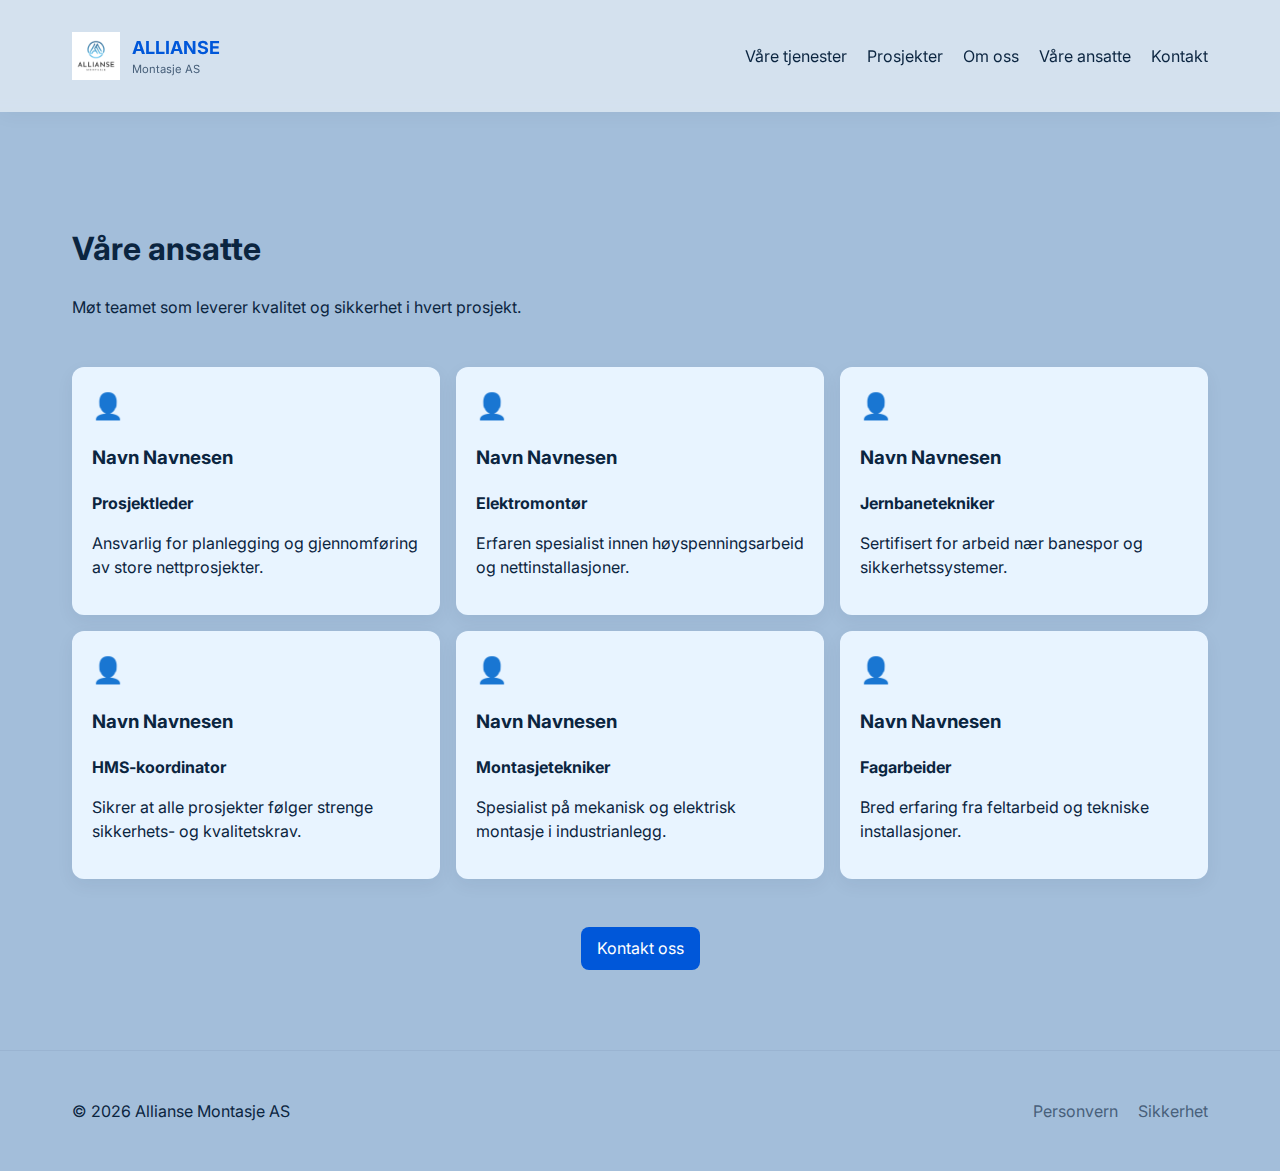
<file: ansatte.html>
<!DOCTYPE html>
<html lang="nb">
  <head>
    <meta charset="utf-8" />
    <meta name="viewport" content="width=device-width, initial-scale=1" />
    <title>Våre ansatte — Allianse Montasje AS</title>
    <link rel="preconnect" href="https://fonts.googleapis.com">
    <link rel="preconnect" href="https://fonts.gstatic.com" crossorigin>
    <link href="https://fonts.googleapis.com/css2?family=Inter:wght@300;400;600;700&display=swap" rel="stylesheet">
    <link rel="stylesheet" href="styles.css">
  </head>
  <body>
    <header class="site-header">
      <div class="container nav-row">
        <a class="brand" href="index.html">
          <img src="images/Allianse Montasje (1).JPG" alt="Allianse Montasje AS logo" class="brand-logo">
          <span class="brand-text">
            ALLIANSE
            <span class="brand-sub">Montasje AS</span>
          </span>
        </a>
        <button id="navToggle" class="nav-toggle" aria-expanded="false" aria-label="Åpne meny">
          <span></span>
          <span></span>
          <span></span>
        </button>
        <nav class="site-nav" id="siteNav" aria-label="Hovednavigasjon">
          <a href="index.html#tjenester">Våre tjenester</a>
          <a href="prosjekter.html">Prosjekter</a>
          <a href="index.html#om">Om oss</a>
          <a href="ansatte.html">Våre ansatte</a>
          <a href="index.html#kontakt">Kontakt</a>
        </nav>
      </div>
    </header>

    <main>
      <section class="container" style="padding-top: 120px;">
        <h1>Våre ansatte</h1>
        <p class="section-lead">Møt teamet som leverer kvalitet og sikkerhet i hvert prosjekt.</p>
        
        <div class="cards" style="margin-top: 3rem;">
          <article class="card">
            <div class="icon">👤</div>
            <h3>Navn Navnesen</h3>
            <p><strong>Prosjektleder</strong></p>
            <p>Ansvarlig for planlegging og gjennomføring av store nettprosjekter.</p>
          </article>
          
          <article class="card">
            <div class="icon">👤</div>
            <h3>Navn Navnesen</h3>
            <p><strong>Elektromontør</strong></p>
            <p>Erfaren spesialist innen høyspenningsarbeid og nettinstallasjoner.</p>
          </article>
          
          <article class="card">
            <div class="icon">👤</div>
            <h3>Navn Navnesen</h3>
            <p><strong>Jernbanetekniker</strong></p>
            <p>Sertifisert for arbeid nær banespor og sikkerhetssystemer.</p>
          </article>
          
          <article class="card">
            <div class="icon">👤</div>
            <h3>Navn Navnesen</h3>
            <p><strong>HMS-koordinator</strong></p>
            <p>Sikrer at alle prosjekter følger strenge sikkerhets- og kvalitetskrav.</p>
          </article>
          
          <article class="card">
            <div class="icon">👤</div>
            <h3>Navn Navnesen</h3>
            <p><strong>Montasjetekniker</strong></p>
            <p>Spesialist på mekanisk og elektrisk montasje i industrianlegg.</p>
          </article>
          
          <article class="card">
            <div class="icon">👤</div>
            <h3>Navn Navnesen</h3>
            <p><strong>Fagarbeider</strong></p>
            <p>Bred erfaring fra feltarbeid og tekniske installasjoner.</p>
          </article>
        </div>
        
        <p style="margin-top: 3rem; text-align: center;">
          <a class="btn primary" href="index.html#kontakt">Kontakt oss</a>
        </p>
      </section>
    </main>

    <footer class="site-footer">
      <div class="container footer-row">
        <div>© <span id="year"></span> Allianse Montasje AS</div>
        <nav class="footer-nav">
          <a href="#">Personvern</a>
          <a href="#">Sikkerhet</a>
        </nav>
      </div>
    </footer>

    <script src="script.js"></script>
  </body>
</html>
</file>
<file: styles.css>
:root{
	/* Softer, warm-off-white background */
	--bg: #a3beda; /* previously pure white */
	--card: #e8f4ff; /* light blue box */
	--accent: #0057d9; /* primary blue */
	--text: #0b2540; /* dark text */
	--muted: #48607a; /* muted blue-gray */
	--radius: 12px;
	--container: 1200px;
	--glass: rgba(5,87,217,0.03);
	font-family: 'Inter', system-ui, -apple-system, 'Segoe UI', Roboto, 'Helvetica Neue', Arial;
}
*{box-sizing:border-box}
html{scroll-behavior:smooth}
html,body{margin:0;overflow-x:hidden}
body{scroll-snap-type:y proximity;scroll-padding-top:84px}
.site-header{position:fixed;left:0;right:0;top:0;z-index:999;backdrop-filter:blur(6px);background:rgba(245,248,252,0.6);transition:transform 0.32s ease,opacity 0.32s ease;box-shadow:0 4px 18px rgba(11,37,64,0.04)}
.site-header.header-hidden{transform:translateY(-110%) !important;opacity:0 !important;pointer-events:none !important}
.site-header{position:fixed;left:0;right:0;top:0;z-index:999;backdrop-filter:blur(6px);background:rgba(245,248,252,0.6);transition:transform 0.32s ease,opacity 0.32s ease;box-shadow:0 4px 18px rgba(11,37,64,0.04);will-change:transform,opacity}
.site-header.header-hidden{transform:translateY(-110%) !important;opacity:0 !important;pointer-events:none !important}
main{padding-top:84px;transition:padding-top 0.2s ease}
/* Collapse top spacing when header is hidden to avoid visible gap */
.header-hidden-active main{padding-top:0}
/* Also collapse the top margin of the hero section when header is hidden */
.header-hidden-active .hero{margin-top:0;transition:margin-top 0.2s ease}
body{background:var(--bg);color:var(--text);line-height:1.5}
.container{max-width:var(--container);margin:0 auto;padding:2rem}
.hero,.services,.projects,.about{scroll-snap-align:start;scroll-margin-top:84px}
.contact{scroll-snap-align:none;scroll-margin-top:0}
.hero,.services,.projects,.about{max-width:1100px;margin:2rem auto}
.nav-row{display:flex;align-items:center;gap:1rem;justify-content:space-between}
.brand{font-weight:700;color:var(--accent);text-decoration:none;font-size:1.125rem;display:flex;align-items:center;gap:0.75rem}
.brand-logo{width:48px;height:48px;object-fit:contain}
.brand-sub{display:block;font-weight:400;color:var(--muted);font-size:0.7rem}
.nav-toggle{background:none;border:0;display:none;flex-direction:column;gap:4px;padding:6px}
.nav-toggle span{display:block;width:20px;height:2px;background:var(--muted);border-radius:2px}
.site-nav a{color:var(--text);text-decoration:none;margin-left:1rem;transition:color 0.2s ease,text-shadow 0.2s ease}
.site-nav a:hover,.site-nav a:focus-visible{color:var(--accent);text-shadow:0 0 8px rgba(0,87,217,0.35)}

.hero{background:linear-gradient(135deg, rgba(0,0,0,0.5) 0%, rgba(0,0,0,0.3) 100%),url('images/HV norsk landskap.jpg');background-size:cover;background-position:center center;background-repeat:no-repeat;margin:2rem auto;border-radius:16px;color:#fff;position:relative;min-height:520px;display:flex;align-items:center;max-width:1100px;aspect-ratio:16/9}
.hero .container{padding:5rem 2rem;position:relative;z-index:2;animation:fadeInUp 1.2s ease-out}
.hero-grid{display:grid;grid-template-columns:1fr 650px;gap:2rem;align-items:center}
.hero-content h1{font-size:2rem;margin:0 0 0.5rem;color:#fff;font-weight:700;animation:fadeInUp 0.8s ease-out 0.2s both}
.lead{color:rgba(255,255,255,0.9);margin:0 0 1.25rem;animation:fadeInUp 0.8s ease-out 0.4s both}
@keyframes fadeInUp{from{opacity:0;transform:translateY(30px)}to{opacity:1;transform:translateY(0)}}
/* hero image entrance from right */
.hero-media{overflow:hidden;border-radius:12px;aspect-ratio:1.5/1;box-shadow:0 8px 18px rgba(11,37,64,0.06);height:450px}
.hero-media img{width:100%;height:90%;object-fit:cover;object-position:center;border-radius:12px;transform:translateX(120%);opacity:0;transition:transform 700ms cubic-bezier(.2,.9,.2,1),opacity 500ms ease;will-change:transform,opacity}
.hero-media.entered img{transform:translateX(0);opacity:1}
@media (prefers-reduced-motion: reduce){
	.hero-media img{transition:none;transform:none;opacity:1}
}
.btn{display:inline-block;padding:0.6rem 1rem;border-radius:8px;text-decoration:none;transition:all 0.28s ease}
.btn.primary{background:var(--accent);color:#fff}
.btn.primary:hover{transform:translateY(-2px);box-shadow:0 6px 16px rgba(0,87,217,0.3)}
.btn.ghost{border:1px solid rgba(255,255,255,0.3);color:#fff;background:transparent}
.btn.ghost:hover{border-color:#fff;background:rgba(255,255,255,0.1)}
.hero .btn.ghost{border-color:rgba(255,255,255,0.5);color:#fff}
.trust{display:flex;gap:1rem;list-style:none;padding:0;margin-top:1rem;animation:fadeInUp 0.8s ease-out 0.6s both}
.trust li{color:rgba(255,255,255,0.85);font-size:0.9rem}

.services{background:#fff;margin:2rem auto;border-radius:16px}
.services .container{padding:3rem 2rem}
.cards{display:grid;grid-template-columns:repeat(3,1fr);gap:1rem;margin-top:1rem}
.card{background:var(--card);padding:1.25rem;border-radius:12px;box-shadow:0 6px 18px rgba(11,37,64,0.06);color:var(--text)}
.card .icon{font-size:1.6rem;margin-bottom:0.5rem}

.projects{background:linear-gradient(135deg, #e8f4ff 0%, #f0f8ff 100%);margin:2rem auto;border-radius:16px}
.projects .container{padding:3rem 2rem}
.gallery{display:grid;grid-template-columns:repeat(4,1fr);gap:0.5rem}
.gallery figure{margin:0;background:#fff;border-radius:8px;overflow:hidden;box-shadow:0 6px 16px rgba(11,37,64,0.08);transition:transform 0.28s ease,box-shadow 0.28s ease;cursor:pointer;outline:none}
.gallery figure:focus-visible{box-shadow:0 0 0 3px rgba(0,87,217,0.35)}
.gallery img{width:100%;height:160px;object-fit:cover;display:block;filter:brightness(0.92) saturate(0.95);transition:transform 0.35s ease,filter 0.35s ease,opacity 0.35s ease}
.gallery figure:hover{transform:translateY(-4px);box-shadow:0 12px 26px rgba(11,37,64,0.14)}
.gallery figure:hover img{transform:scale(1.03);filter:brightness(1.05) saturate(1.08)}
.gallery figcaption{padding:0.5rem;color:var(--muted);font-size:0.9rem}
.project-description{display:none}

.about{background:#fff;margin:2rem auto;border-radius:16px}
.about .container{padding:3rem 2rem}

.contact{padding:2.5rem;background:linear-gradient(160deg, #e8f4ff 0%, #d2e4f7 100%);border-radius:18px;color:var(--text);margin:2rem auto;max-width:980px;border:1px solid rgba(11,37,64,0.06);box-shadow:0 14px 36px rgba(11,37,64,0.12)}
.contact-grid{display:grid;grid-template-columns:1fr 320px;gap:1.5rem}
.contact-form{display:flex;flex-direction:column;gap:0.95rem;position:relative;padding:1.4rem;background:#fff;border:1px solid rgba(11,37,64,0.06);border-radius:12px;box-shadow:0 10px 28px rgba(11,37,64,0.08)}
.honeypot{position:absolute;left:-9999px;top:auto;width:1px;height:1px;overflow:hidden;clip:rect(0 0 0 0);clip-path:inset(50%);white-space:nowrap;border:0;padding:0;margin:0}
.contact-form label{display:block;color:var(--text);font-size:0.96rem;font-weight:600}
.contact-form input,.contact-form textarea{width:100%;padding:0.75rem;border-radius:10px;border:1px solid rgba(11,37,64,0.16);background:#fbfdff;color:var(--text);transition:border-color 0.2s ease, box-shadow 0.2s ease}
.contact-form input:focus,.contact-form textarea:focus{outline:none;border-color:rgba(0,87,217,0.5);box-shadow:0 0 0 3px rgba(0,87,217,0.15)}
.contact-info{background:rgba(255,255,255,0.75);border:1px solid rgba(11,37,64,0.06);border-radius:12px;padding:1.4rem;box-shadow:0 10px 28px rgba(11,37,64,0.06)}
.contact-info .social-title{margin:0.75rem 0 0.35rem;font-weight:700;color:var(--text)}
.contact-info .social-icons{margin-top:0.75rem}

.lightbox{position:fixed;inset:0;display:flex;align-items:center;justify-content:center;z-index:1000;backdrop-filter:blur(6px)}
.lightbox[hidden]{display:none}
.lightbox__backdrop{position:absolute;inset:0;background:rgba(0,0,0,0.55)}
.lightbox__content{position:relative;z-index:1;background:#fff;border-radius:14px;max-width:900px;width:92%;box-shadow:0 22px 60px rgba(0,0,0,0.24);padding:1rem;display:flex;flex-direction:column;gap:0.75rem}
.lightbox__img{width:100%;max-height:70vh;object-fit:contain;border-radius:10px;background:#f7fbff}
.lightbox__caption{margin:0;color:var(--muted);font-size:0.98rem}
.lightbox__description{margin:0;color:var(--text);font-size:0.95rem;line-height:1.5}
.lightbox__close{position:absolute;right:0.35rem;top:0.25rem;border:0;background:transparent;font-size:1.6rem;cursor:pointer;color:var(--muted);padding:0.4rem;border-radius:50%}
.lightbox__close:hover{background:rgba(11,37,64,0.08)}

body.modal-open{overflow:hidden}

.site-footer{border-top:1px solid rgba(11,37,64,0.06);padding:1rem 0;margin-top:2rem}
.footer-row{display:flex;justify-content:space-between;align-items:center;gap:1rem;flex-wrap:wrap}
.social-icons{display:flex;align-items:center;gap:0.75rem;color:var(--muted)}
.social-icons a{color:inherit;font-size:1.25rem;display:inline-flex;align-items:center;justify-content:center;width:36px;height:36px;border-radius:50%;transition:background 0.2s ease,transform 0.2s ease}
.social-icons svg{width:18px;height:18px;fill:currentColor}
.social-icons a:hover{background:rgba(11,37,64,0.08);transform:translateY(-2px)}
.footer-nav a{color:var(--muted);text-decoration:none;margin-left:1rem}

@media (max-width:1000px){
	.hero-grid{grid-template-columns:1fr}
	.hero{min-height:480px}
	.hero .container{padding:4rem 1.6rem}
	.hero-content h1{font-size:1.75rem}
	.hero-media img{height:260px}
	.gallery{grid-template-columns:repeat(2,1fr)}
	.cards{grid-template-columns:repeat(2,1fr)}
	.contact-grid{grid-template-columns:1fr}
}

@media (max-width:700px){
  .nav-toggle{display:flex}
  .site-nav{position:absolute;right:1rem;top:68px;background:rgba(245,248,252,0.98);padding:1rem;border-radius:8px;display:none;flex-direction:column;box-shadow:0 6px 18px rgba(11,37,64,0.05)}
	.site-nav a{margin:0 0 0.5rem 0}
	.site-nav.open{display:flex}
	.hero{min-height:440px;aspect-ratio:auto;margin:1.5rem auto 0}
	.hero .container{padding:3.5rem 1.4rem 3rem}
	.hero-content h1{font-size:1.5rem}
	.lead{font-size:0.98rem}
	.trust{flex-direction:column;gap:0.35rem}
	.hero-media{height:220px}
	.gallery img{height:140px}
	.cards{grid-template-columns:1fr}
}

@media (max-width:520px){
	.site-header{background:rgba(245,248,252,0.9);box-shadow:0 2px 12px rgba(11,37,64,0.08)}
	.hero{min-height:400px}
	.hero .container{padding:3rem 1.1rem 2.6rem}
	.hero-content h1{font-size:1.35rem}
	.hero-media{height:190px}
	.gallery{grid-template-columns:1fr}
	.gallery img{height:180px}
}
</file>
